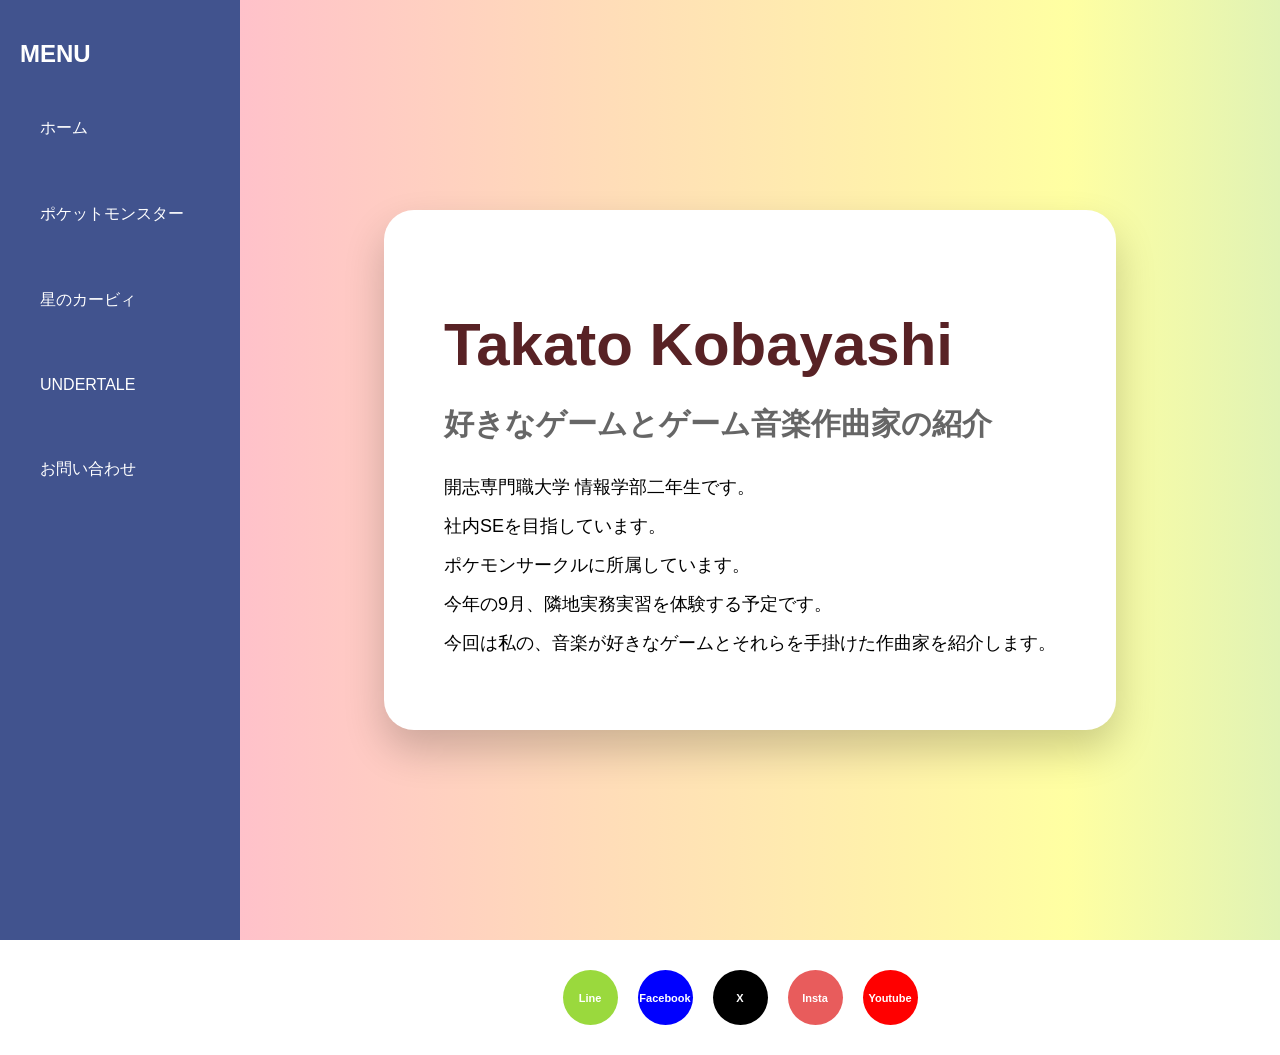
<file: index.html>
<!DOCTYPE html>
<html lang="ja">
<head>
    <meta charset="UTF-8">
    <meta name="viewport" content="width=device-width, initial-scale=1.0">
    <title>ホーム</title>
    <link rel="stylesheet" href="css/style.css">
</head>
<body>
<div id="overlay">
    <p id="overlay-text">ホーム</p>
</div>

<nav>
    <h2>MENU</h2>
    <a href="index.html">ホーム</a>
    <a href="pokemon.html">ポケットモンスター</a>
    <a href="kirby.html">星のカービィ</a>
    <a href="undertale.html">UNDERTALE</a>
    <a href="contact.html">お問い合わせ</a>
</nav>

<div class="container home">
  <div class="home-card">

    <h1 class="home-title">Takato Kobayashi</h1>
    <h2 class="home-sub">好きなゲームとゲーム音楽作曲家の紹介</h2>

    <p>開志専門職大学 情報学部二年生です。</p>
    <p>社内SEを目指しています。</p>
    <p>ポケモンサークルに所属しています。</p>
    <p>今年の9月、隣地実務実習を体験する予定です。</p>
    <p>今回は私の、音楽が好きなゲームとそれらを手掛けた作曲家を紹介します。</p>

  </div>
</div>

 <div class="circle-container">
    <div class="circle line">Line</div>
    <div class="circle facebook">Facebook</div>
    <div class="circle x">X</div>
    <div class="circle insta">Insta</div>
    <div class="circle youtube">Youtube</div>
 </div>

 <script src="javascript/script.js"></script>
</body>
</html>
</file>
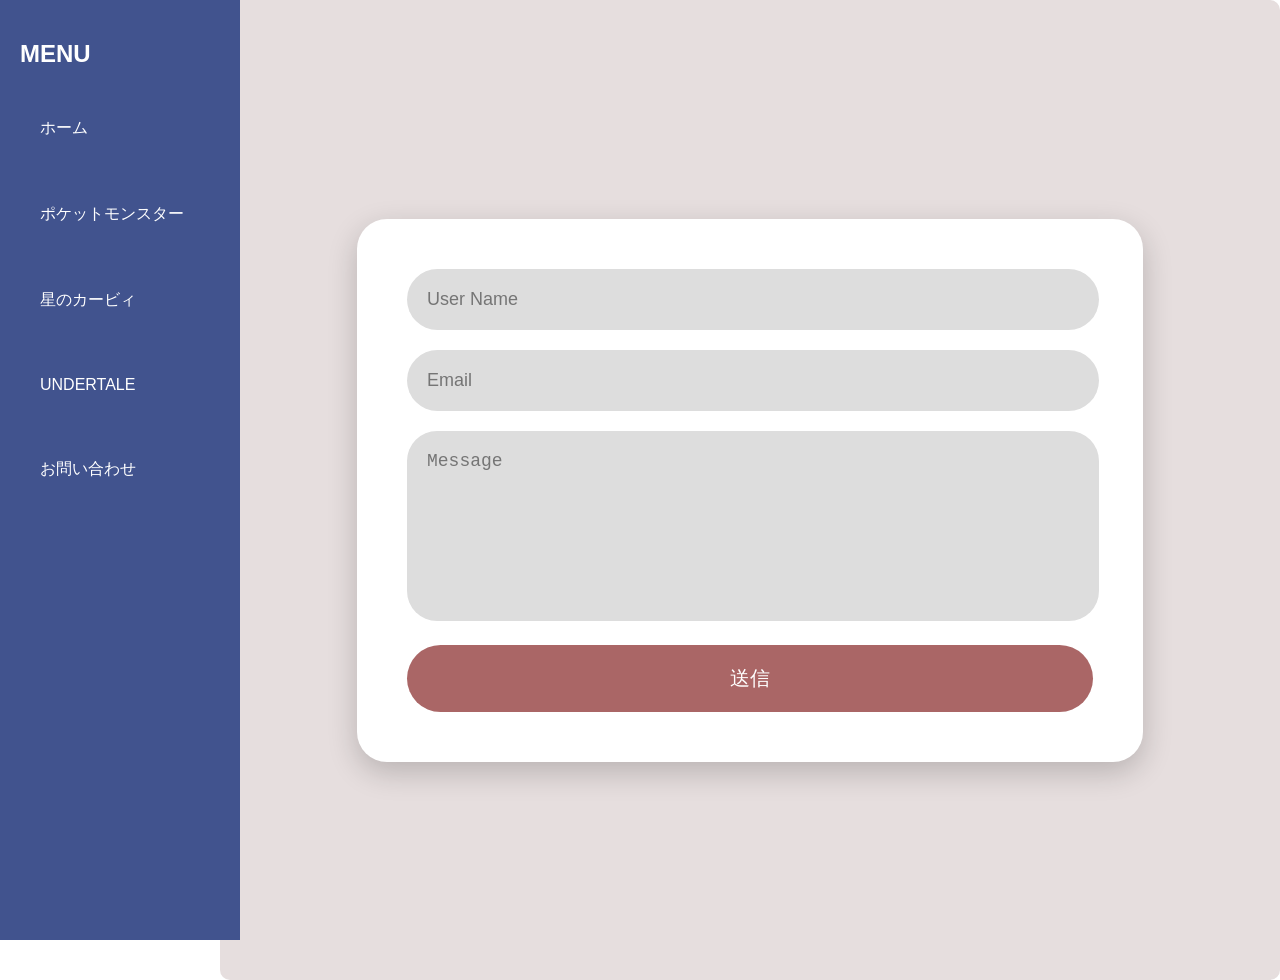
<file: contact.html>
<!DOCTYPE html>
<html lang="ja">
<head>
    <meta charset="UTF-8">
    <meta name="viewport" content="width=device-width, initial-scale=1.0">
    <title>お問い合わせ</title>
    <link rel="stylesheet" href="css/style.css">
</head>
<body>
<div id="overlay">
    <p id="overlay-text">loading...</p>
</div>

<nav>
    <h2>MENU</h2>
    <a href="index.html">ホーム</a>
    <a href="pokemon.html">ポケットモンスター</a>
    <a href="kirby.html">星のカービィ</a>
    <a href="undertale.html">UNDERTALE</a>
    <a href="contact.html">お問い合わせ</a>
</nav>


<div class="container section contact">
    <form class="contact-form">
        <input type="text" placeholder="User Name">
        <input type="email" placeholder="Email">
        <textarea placeholder="Message"></textarea>
        <button type="submit">送信</button>
    </form>
</div>

<script src="javascript/script.js"></script>

</body>
</html>
</file>
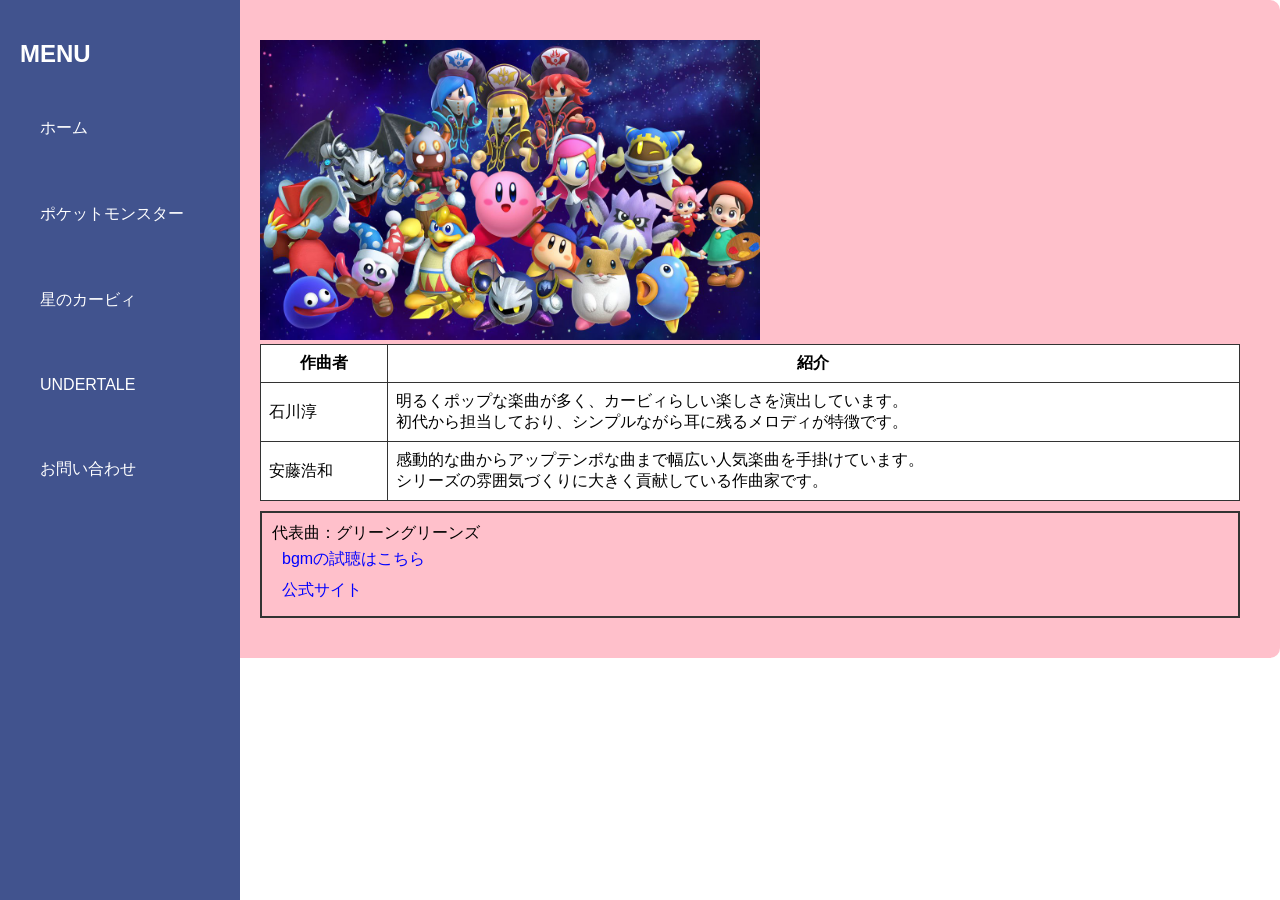
<file: kirby.html>
<!DOCTYPE html>
<html lang="ja">
<head>
    <meta charset="UTF-8">
    <meta name="viewport" content="width=device-width, initial-scale=1.0">
    <title>カービィ</title>
    <link rel="stylesheet" href="css/style.css">
</head>
<body>
<div id="overlay">
    <p id="overlay-text">星のカービィ</p>
</div>

<nav>
    <h2>MENU</h2>
    <a href="index.html">ホーム</a>
    <a href="pokemon.html">ポケットモンスター</a>
    <a href="kirby.html">星のカービィ</a>
    <a href="undertale.html">UNDERTALE</a>
    <a href="contact.html">お問い合わせ</a>
</nav>

<div class="container section kirby">
<img src="images/kbr.jpg" width="500px" height="300px">

<table>
<tr><th>作曲者</th><th>紹介</th></tr>
<tr><td>石川淳</td><td>明るくポップな楽曲が多く、カービィらしい楽しさを演出しています。<br>初代から担当しており、シンプルながら耳に残るメロディが特徴です。</td></tr>
<tr><td>安藤浩和</td><td>感動的な曲からアップテンポな曲まで幅広い人気楽曲を手掛けています。<br>シリーズの雰囲気づくりに大きく貢献している作曲家です。</td></tr>
</table>

<div class="box">
代表曲：グリーングリーンズ<br>
<a href="https://www.youtube.com/watch?v=AWTyeUyTzpE&list=RDAWTyeUyTzpE&start_radio=1">bgmの試聴はこちら</a><br>
<a href="https://www.kirby.jp/">公式サイト</a>
</div>
</div>

<script src="javascript/script.js"></script>

</body>
</html>
</file>
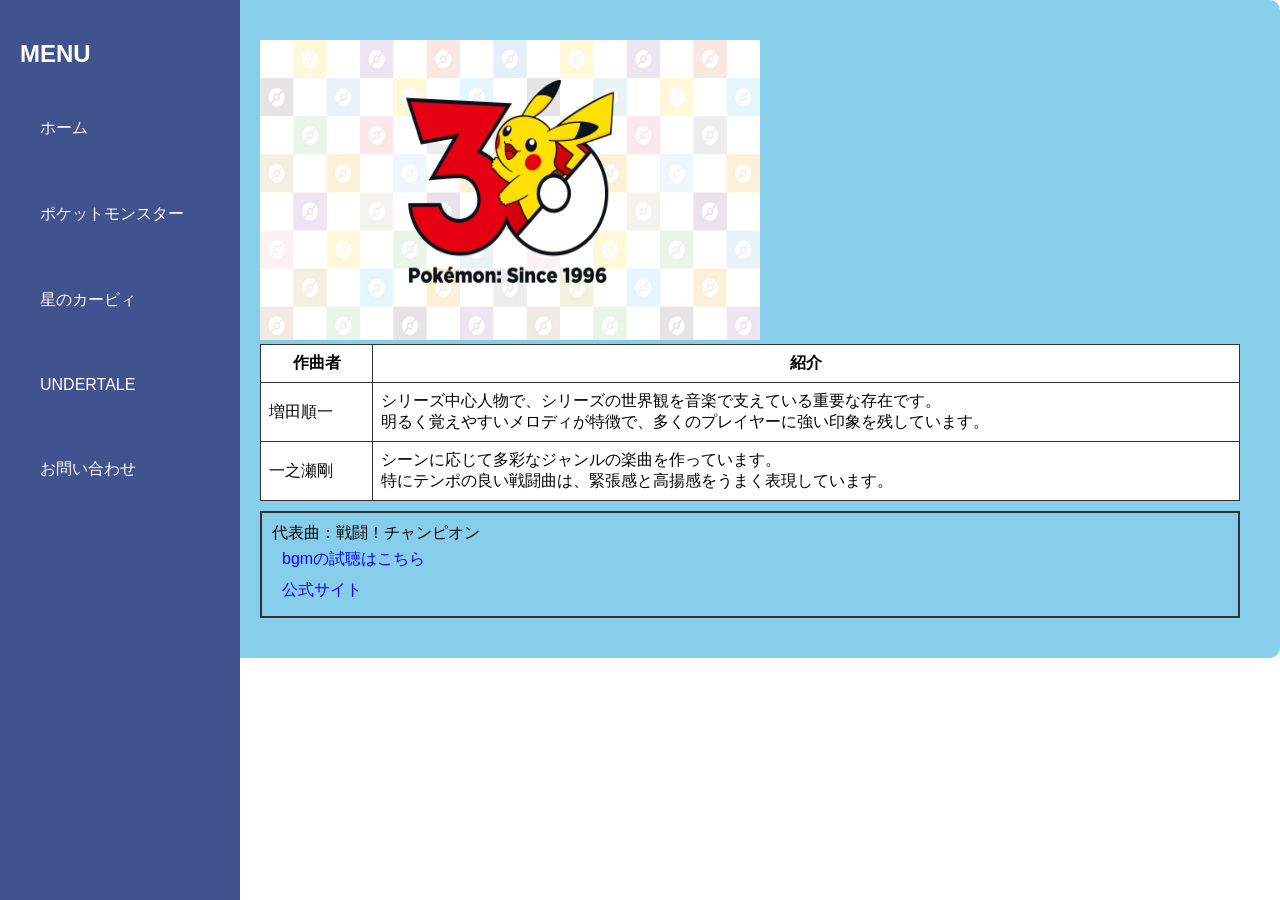
<file: pokemon.html>
<!DOCTYPE html>
<html lang="ja">
<head>
    <meta charset="UTF-8">
    <meta name="viewport" content="width=device-width, initial-scale=1.0">
    <title>ポケモン</title>
    <link rel="stylesheet" href="css/style.css">
</head>
<body>
<div id="overlay">
    <p id="overlay-text">ポケットモンスター</p>
</div>

<nav>
    <h2>MENU</h2>
    <a href="index.html">ホーム</a>
    <a href="pokemon.html">ポケットモンスター</a>
    <a href="kirby.html">星のカービィ</a>
    <a href="undertale.html">UNDERTALE</a>
    <a href="contact.html">お問い合わせ</a>
</nav>

<div class="container section pokemon">
<img src="images/pkm.jpeg" width="500px" height="300px">

<table>
<tr><th>作曲者</th><th>紹介</th></tr>
<tr><td>増田順一</td><td>シリーズ中心人物で、シリーズの世界観を音楽で支えている重要な存在です。<br>明るく覚えやすいメロディが特徴で、多くのプレイヤーに強い印象を残しています。</td></tr>
<tr><td>一之瀬剛</td><td>シーンに応じて多彩なジャンルの楽曲を作っています。<br>特にテンポの良い戦闘曲は、緊張感と高揚感をうまく表現しています。
</td></tr>
</table>

<div class="box">
代表曲：戦闘！チャンピオン<br>
<a href="https://www.youtube.com/watch?v=YLzt-WYPqsc&list=RDYLzt-WYPqsc&start_radio=1" target="_blank">bgmの試聴はこちら</a><br>
<a href="https://www.pokemon.co.jp/" target="_blank">公式サイト</a>
</div>
</div>

<script src="javascript/script.js"></script>

</body>
</html>
</file>
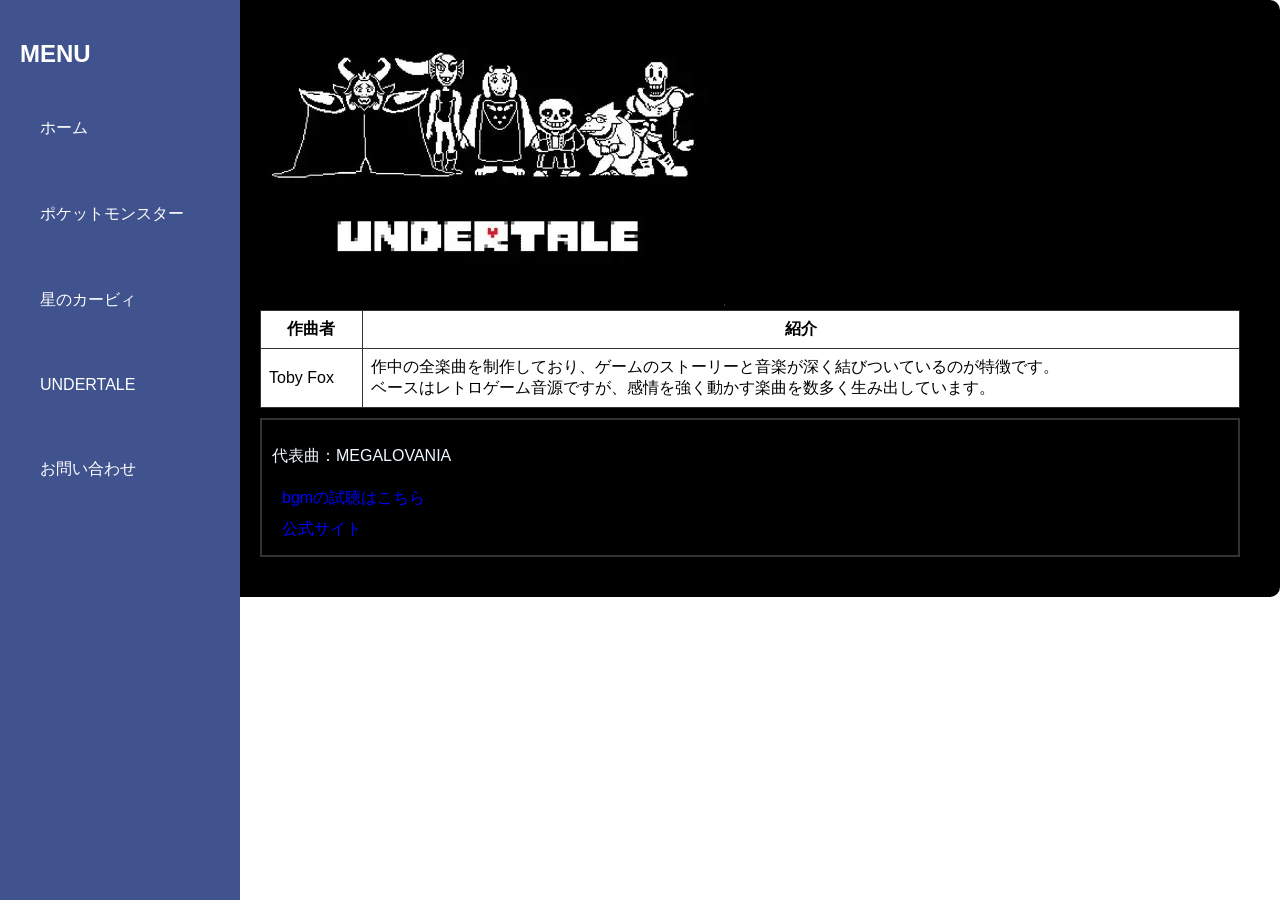
<file: undertale.html>
<!DOCTYPE html>
<html lang="ja">
<head>
    <meta charset="UTF-8">
    <meta name="viewport" content="width=device-width, initial-scale=1.0">
    <title>UNDERTALE</title>
    <link rel="stylesheet" href="css/style.css">
</head>
<body>
<div id="overlay">
    <p id="overlay-text">UNDERTALE</p>
</div>

<nav>
    <h2>MENU</h2>
    <a href="index.html">ホーム</a>
    <a href="pokemon.html">ポケットモンスター</a>
    <a href="kirby.html">星のカービィ</a>
    <a href="undertale.html">UNDERTALE</a>
    <a href="contact.html">お問い合わせ</a>
</nav>

<div class="container section undertale">
<img src="images/unt.jpeg">

<table>
<tr><th>作曲者</th><th>紹介</th></tr>
<tr><td>Toby Fox</td><td>作中の全楽曲を制作しており、ゲームのストーリーと音楽が深く結びついているのが特徴です。<br>ベースはレトロゲーム音源ですが、感情を強く動かす楽曲を数多く生み出しています。</td></tr>
</table>

<div class="box">
<p style="color: aliceblue;">代表曲：MEGALOVANIA</p>
<a href="https://www.youtube.com/watch?v=KK3KXAECte4&list=PLKXdyINOQYsb38jn5HGiF6w8X3rph4IIx&index=100">bgmの試聴はこちら</a><br>
<a href="https://undertale.com/" target="_blank">公式サイト</a>
</div>
</div>

<script src="javascript/script.js"></script>

</body>
</html>
</file>
<file: css/style.css>
body {
    margin: 0;
    font-family: sans-serif;
    overflow-x: hidden;
}

/* メニュー */
nav {
    position: fixed;
    width: 200px;
    height: 100%;
    background: rgb(65, 83, 142);
    padding: 20px;
    color: white;
}

nav a {
    display: block;
    margin: 35px 0;
    color: white;
    text-decoration: none;
}

/* メイン */
.container {
    margin-left: 220px;
    padding: 20px;
}

.section {
    padding: 40px;
    border-radius: 10px;
}

/* 背景色 */
.pokemon { background: skyblue; }
.kirby { background: pink; }
.undertale { background: rgb(0, 0, 0); color: rgb(0, 0, 0); }
.contact { background: white; }


/* 表 */
table {
    background-color: rgb(255, 255, 255);
    border-collapse: collapse;
    width: 100%;
}
th, td {
    border: 1px solid #333;
    padding: 8px;
}

/* ボックス */
.box {
    border: 2px solid #333;
    padding: 10px;
    margin-top: 10px;
}


.box a {
    display: inline-block;
    padding: 5px 10px;
    text-decoration: none;
    color: blue;
    transition: 0.3s;
}


.box a:hover {
    background-color: rgb(255, 255, 248);
    border-radius: 5px; 
}


/* フォーム */
input, textarea {
    width: 100%;
    margin-bottom: 10px;
}



/* Contactページ */
.contact {
    background: #e6dede;
    display: flex;
    justify-content: center;
    align-items: center;
    min-height: 100vh;
}

.contact-form {
    background: #ffffff;
    padding: 50px;
    border-radius: 30px;
    box-shadow: 0 10px 30px rgba(0,0,0,0.2);
    width: 70%;
    max-width: 700px;
}

.contact-form input,
.contact-form textarea {
    width: 95%;
    padding: 20px;
    margin-bottom: 20px;
    border: none;
    border-radius: 40px;
    background: #ddd;
    font-size: 18px;
    resize: none;
}

.contact-form textarea {
    height: 150px;
    border-radius: 30px;
}

.contact-form button {
    width: 100%;
    padding: 20px;
    border: none;
    border-radius: 40px;
    background: #a66;
    color: white;
    font-size: 20px;
    cursor: pointer;
}

.contact-form button:hover {
    background: #944;
}

/* ホームページ */
.home {
    display: flex;
    justify-content: center;
    align-items: center;
    height: 100vh;
    animation: b 8s infinite;
}

.home-card {
    background: #ffffff;
    padding: 60px;
    border-radius: 30px;
    box-shadow: 0 20px 40px rgba(0,0,0,0.2);
    width: 60%;
    max-width: 800px;
}

.home-title {
    font-size: 60px;
    color: rgb(88, 34, 37);
    margin-bottom: 10px;
}

.home-sub {
    font-size: 30px;
    color: #666;
    margin-bottom: 30px;
}

.home-card p {
    font-size: 18px;
    margin: 15px 0;
}

/* メニューリンク */
nav a {
    display: block;
    padding: 15px 20px;
    margin: 35px 0;
    color: white;
    text-decoration: none;
    transition: 0.3s;
}

nav a:hover{
    color:rgb(21, 2, 56);
    background: rgba(241, 237, 118, 0.92);
    transform: scale(1.1);
    border-radius: 5px;
}

.circle-container{
    display: flex;
    justify-content: center;
    gap: 20px;
    margin-top: 30px;
    padding-bottom: 30px;
    margin-left: 200px;
}
.circle{
    width: 55px;
    height: 55px;
    border-radius: 50%;
    display: flex;
    justify-content: center;
    align-items: center;
    color: white;
    font-size: 11px;
    font-weight: bold;
    cursor: pointer;
    transition: 0.3;
}
.circle:hover{
    transform: scale(1.2);
}
.facebook{background-color: blue;}
.insta{background-color: rgb(232, 92, 92);}
.line{background-color: rgb(154, 217, 61);}
.x{background-color: black;}
.youtube{background-color: red;}

/*ロード画面 */
#overlay {
    position: fixed;
    width: 100%;
    height: 100%;
    background: #ddd;
    display: flex;
    justify-content: center;
    align-items: center;

    z-index: 9999;

    opacity: 1;
    transition: opacity 0.5s;
}

#overlay-text {
    font-size: 60px;
    color: #888;
    transform: rotate(-15deg);
    font-weight: bold;
}

/* 背景色アニメーション */
.home {
    display: flex;
    justify-content: center;
    align-items: center;
    height: 100vh;

    background: linear-gradient(
        90deg,
        pink,
        rgb(255, 255, 162),
        skyblue,
        black,
        rgb(135, 74, 135),
        pink
    );

    background-size: 400% 100%;

    animation: b 6s linear infinite;
}

@keyframes b {
    0% {
        background-position: 0% 0%;
    }
    100% {
        background-position: 100% 0%;
    }
}
</file>
